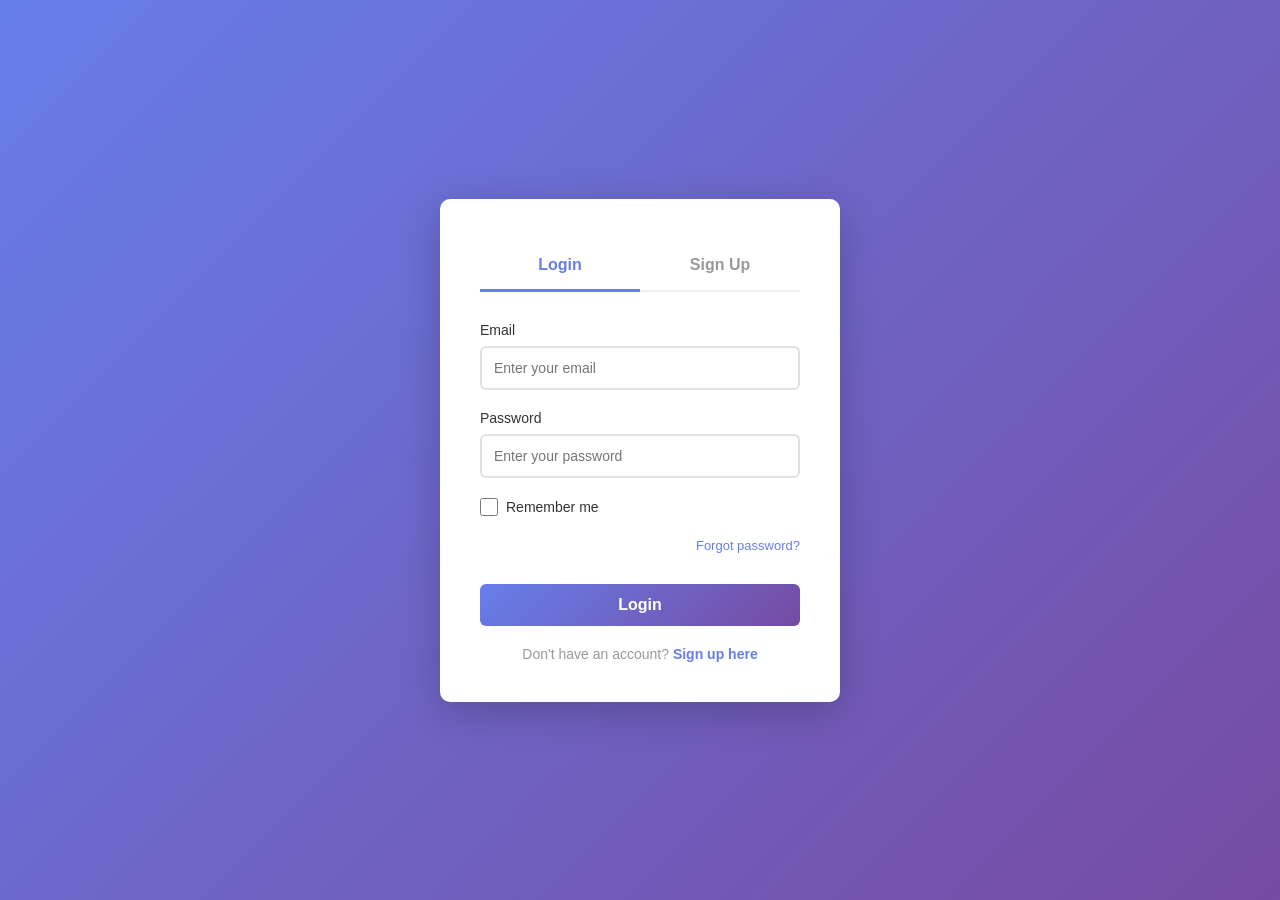
<file: index.html>
<!DOCTYPE html>
<html lang="en">
<head>
    <meta charset="UTF-8">
    <meta name="viewport" content="width=device-width, initial-scale=1.0">
    <title>Sign In & Login</title>
    <link rel="stylesheet" href="index.css">
</head>
<body>
    <div class="container">
        <div class="form-container">
            <div class="tabs">
                <button class="tab-button active" onclick="switchForm('login')">Login</button>
                <button class="tab-button" onclick="switchForm('signup')">Sign Up</button>
            </div>

            <!-- Login Form -->
            <form class="form-section active" id="login-form" onsubmit="handleLogin(event)">
                <div class="success-message" id="login-success">Login successful!</div>
                <div class="form-group">
                    <label for="login-email">Email</label>
                    <input type="email" id="login-email" name="email" placeholder="Enter your email" required>
                    <div class="error-message"></div>
                </div>

                <div class="form-group">
                    <label for="login-password">Password</label>
                    <input type="password" id="login-password" name="password" placeholder="Enter your password" required>
                    <div class="error-message"></div>
                </div>

                <div class="form-group remember-me">
                    <input type="checkbox" id="remember-me" name="remember">
                    <label for="remember-me">Remember me</label>
                </div>

                <div class="forgot-password">
                    <a href="#" onclick="alert('Password reset functionality coming soon!'); return false;">Forgot password?</a>
                </div>

                <button type="submit" class="submit-button">Login</button>

                <p class="footer-text">
                    Don't have an account? <a onclick="switchForm('signup')">Sign up here</a>
                </p>
            </form>

            <!-- Sign Up Form -->
            <form class="form-section" id="signup-form" onsubmit="handleSignup(event)">
                <div class="success-message" id="signup-success">Account created successfully!</div>

                <div class="form-group">
                    <label for="signup-name">Full Name</label>
                    <input type="text" id="signup-name" name="name" placeholder="Enter your full name" required>
                    <div class="error-message"></div>
                </div>

                <div class="form-group">
                    <label for="signup-email">Email</label>
                    <input type="email" id="signup-email" name="email" placeholder="Enter your email" required>
                    <div class="error-message"></div>
                </div>

                <div class="form-group">
                    <label for="signup-password">Password</label>
                    <input type="password" id="signup-password" name="password" placeholder="Enter your password (min 8 characters)" required>
                    <div class="error-message"></div>
                </div>

                <div class="form-group">
                    <label for="signup-confirm">Confirm Password</label>
                    <input type="password" id="signup-confirm" name="confirm" placeholder="Confirm your password" required>
                    <div class="error-message"></div>
                </div>

                <button type="submit" class="submit-button">Create Account</button>

                <p class="footer-text">
                    Already have an account? <a onclick="switchForm('login')">Login here</a>
                </p>
            </form>
        </div>
    </div>

    <script>
        function switchForm(formType) {
            const loginForm = document.getElementById('login-form');
            const signupForm = document.getElementById('signup-form');
            const tabButtons = document.querySelectorAll('.tab-button');

            // Hide success messages
            document.getElementById('login-success').classList.remove('show');
            document.getElementById('signup-success').classList.remove('show');

            if (formType === 'login') {
                loginForm.classList.add('active');
                signupForm.classList.remove('active');
                tabButtons[0].classList.add('active');
                tabButtons[1].classList.remove('active');
            } else {
                signupForm.classList.add('active');
                loginForm.classList.remove('active');
                tabButtons[1].classList.add('active');
                tabButtons[0].classList.remove('active');
            }

            // Clear form fields and error messages
            clearFormErrors(formType);
        }

        function clearFormErrors(formType) {
            const form = formType === 'login' ? 
                document.getElementById('login-form') : 
                document.getElementById('signup-form');
            
            form.querySelectorAll('input').forEach(input => {
                input.value = '';
                input.classList.remove('error');
            });

            form.querySelectorAll('.error-message').forEach(msg => {
                msg.classList.remove('show');
            });
        }

        function validateEmail(email) {
            const regex = /^[^\s@]+@[^\s@]+\.[^\s@]+$/;
            return regex.test(email);
        }

        function handleLogin(event) {
            event.preventDefault();

            const form = document.getElementById('login-form');
            const email = document.getElementById('login-email');
            const password = document.getElementById('login-password');
            let isValid = true;

            // Clear previous errors
            form.querySelectorAll('.error-message').forEach(msg => {
                msg.classList.remove('show');
            });

            // Validate email
            if (!validateEmail(email.value)) {
                showError(email, 'Please enter a valid email');
                isValid = false;
            }

            // Validate password
            if (password.value.length < 6) {
                showError(password, 'Password must be at least 6 characters');
                isValid = false;
            }

            if (isValid) {
                // Simulate successful login
                document.getElementById('login-success').classList.add('show');
                setTimeout(() => {
                    alert('Login successful! Welcome back.');
                    clearFormErrors('login');
                }, 1000);
            }
        }

        function handleSignup(event) {
            event.preventDefault();

            const form = document.getElementById('signup-form');
            const name = document.getElementById('signup-name');
            const email = document.getElementById('signup-email');
            const password = document.getElementById('signup-password');
            const confirm = document.getElementById('signup-confirm');
            let isValid = true;

            // Clear previous errors
            form.querySelectorAll('.error-message').forEach(msg => {
                msg.classList.remove('show');
            });

            // Validate name
            if (name.value.trim().length < 2) {
                showError(name, 'Name must be at least 2 characters');
                isValid = false;
            }

            // Validate email
            if (!validateEmail(email.value)) {
                showError(email, 'Please enter a valid email');
                isValid = false;
            }

            // Validate password
            if (password.value.length < 8) {
                showError(password, 'Password must be at least 8 characters');
                isValid = false;
            }

            // Validate password match
            if (password.value !== confirm.value) {
                showError(confirm, 'Passwords do not match');
                isValid = false;
            }

            if (isValid) {
                // Simulate successful signup
                document.getElementById('signup-success').classList.add('show');
                setTimeout(() => {
                    alert('Account created successfully! Please log in.');
                    switchForm('login');
                }, 1000);
            }
        }

        function showError(input, message) {
            input.classList.add('error');
            const errorMsg = input.nextElementSibling;
            if (errorMsg && errorMsg.classList.contains('error-message')) {
                errorMsg.textContent = message;
                errorMsg.classList.add('show');
            }
        }
    </script>
</body>
</html>
</file>
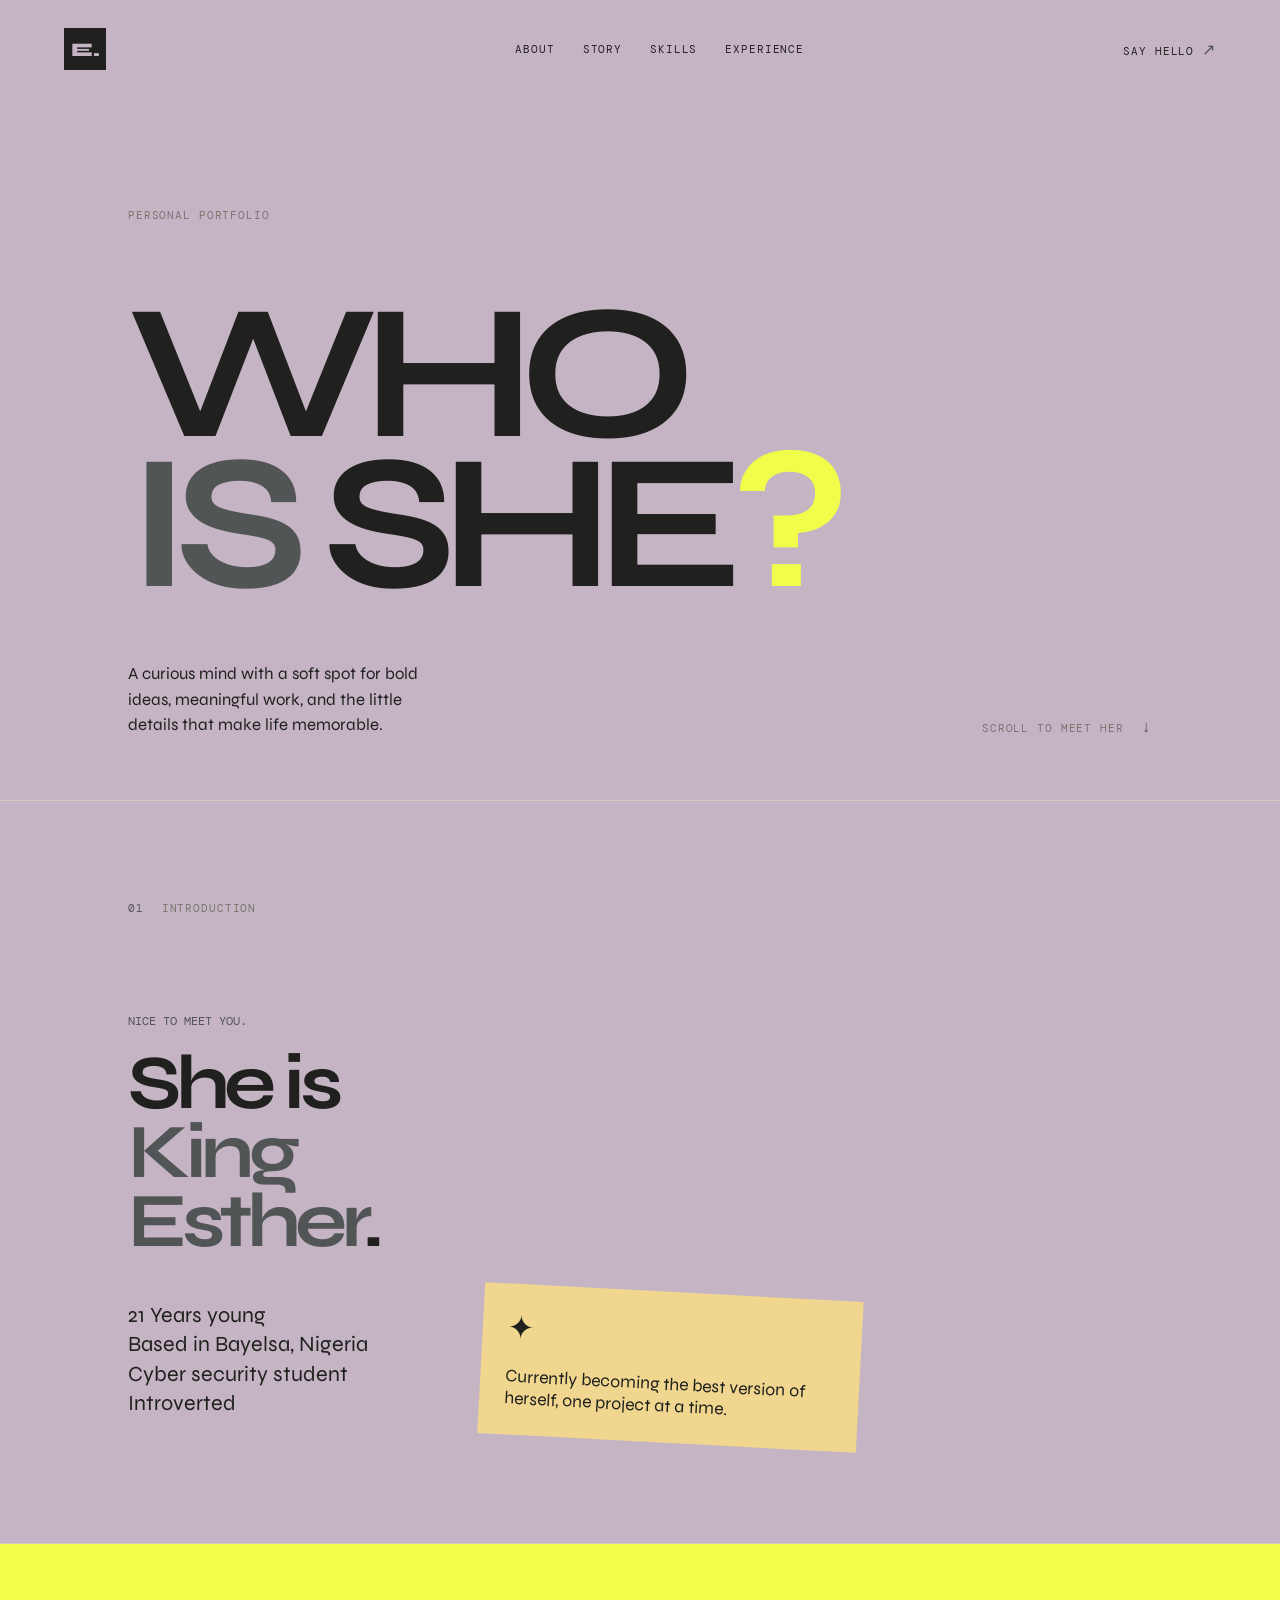
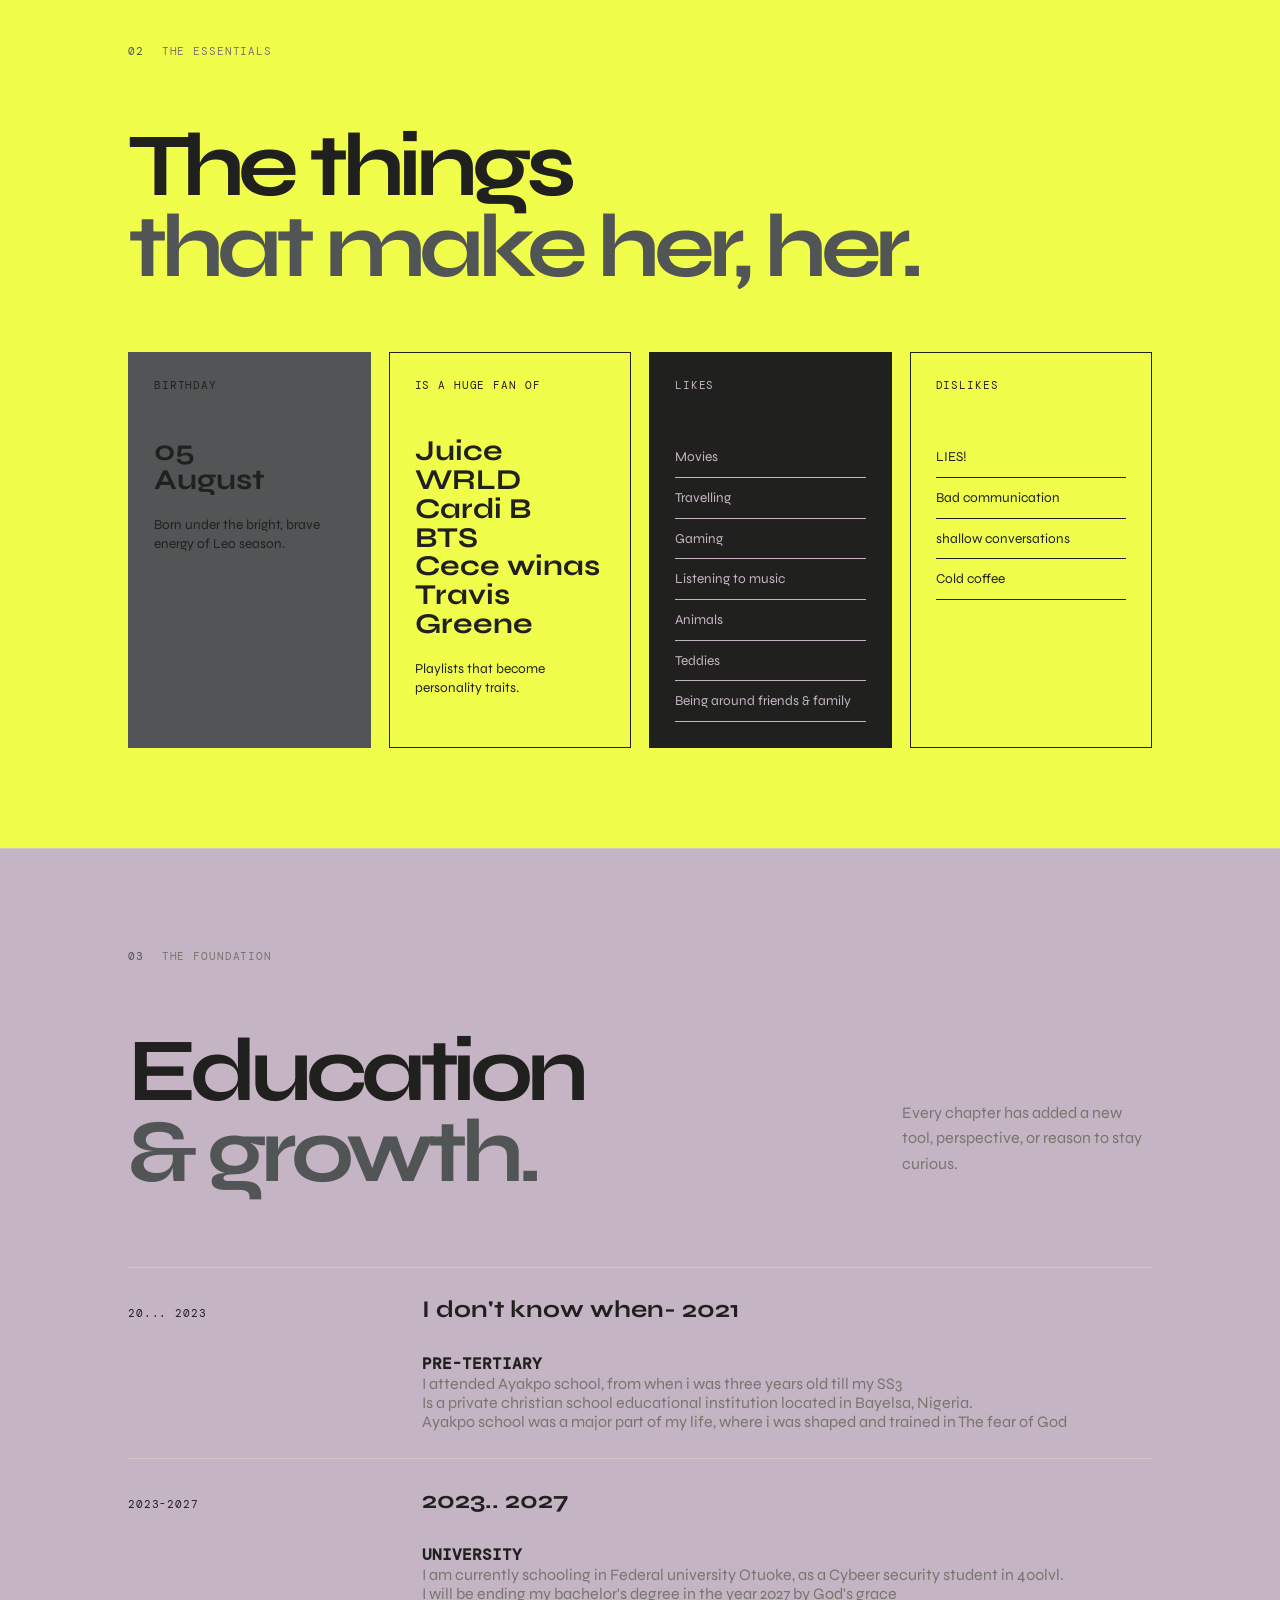
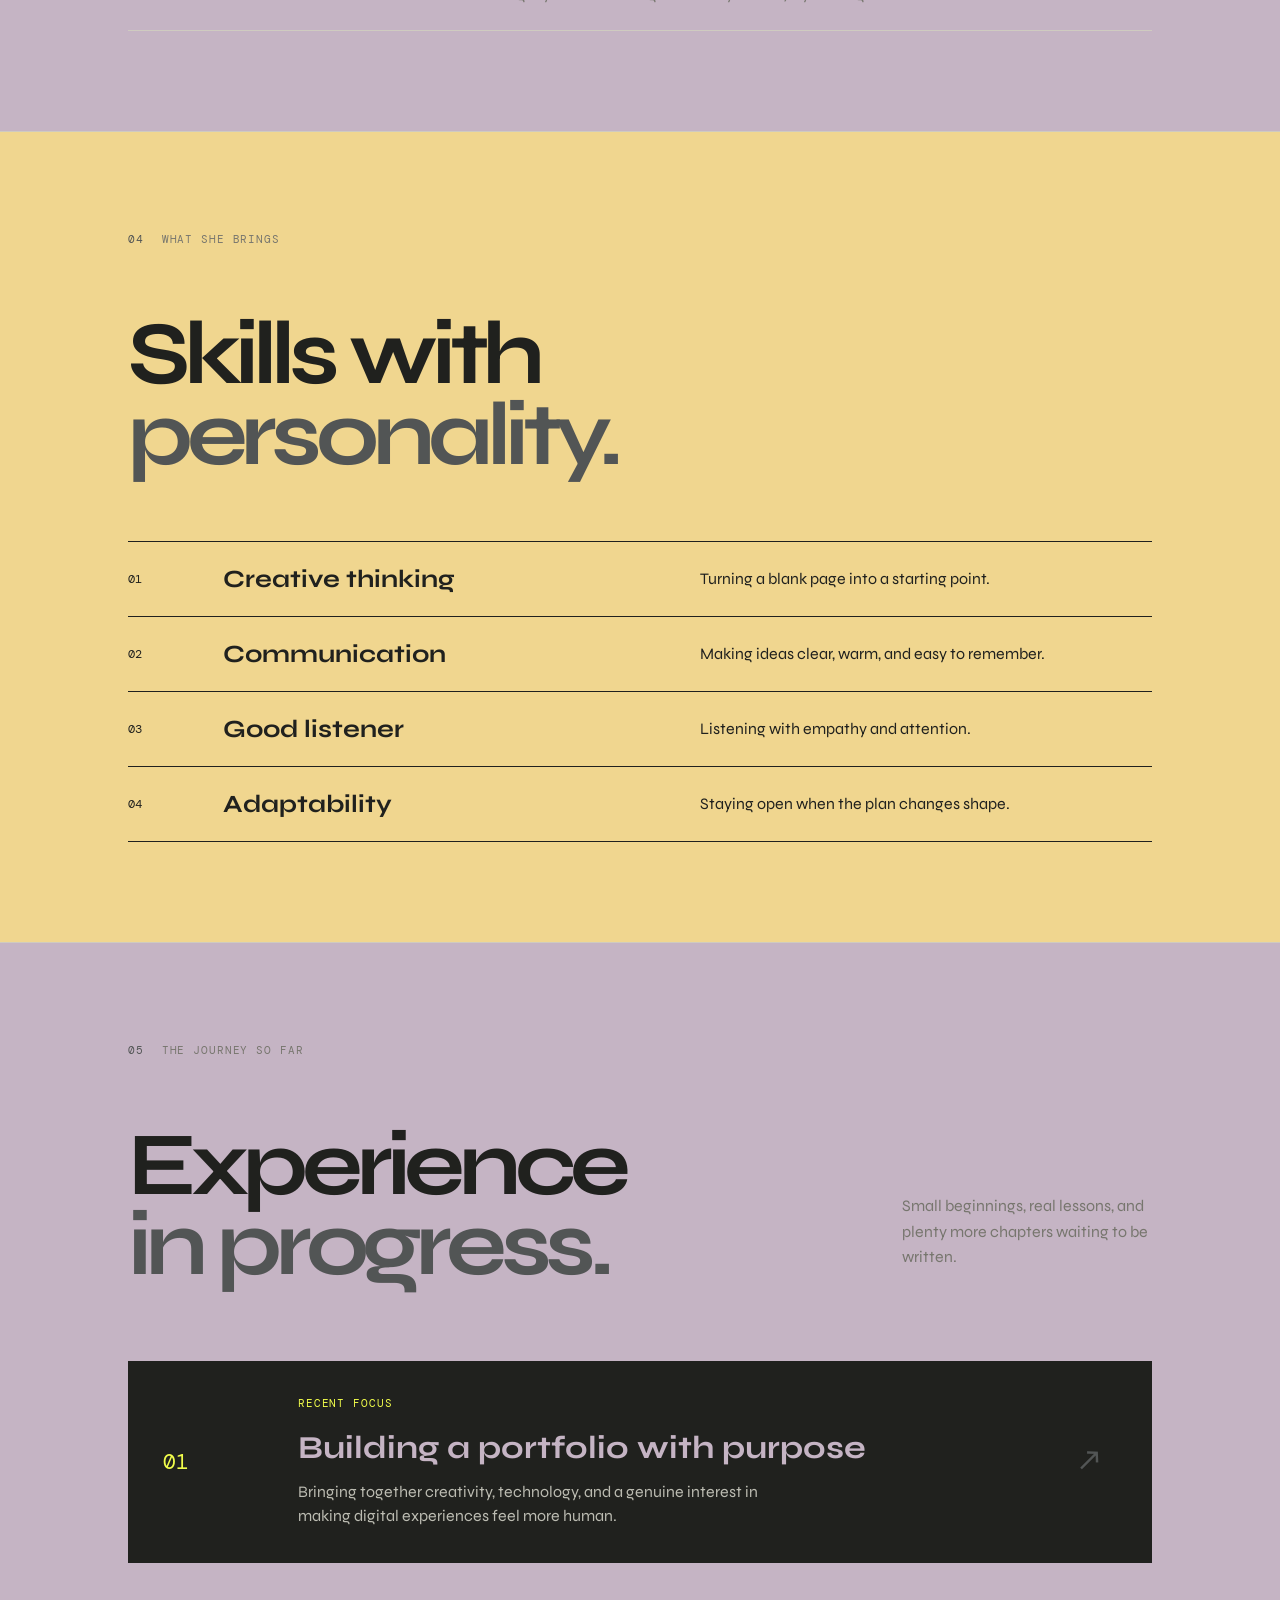
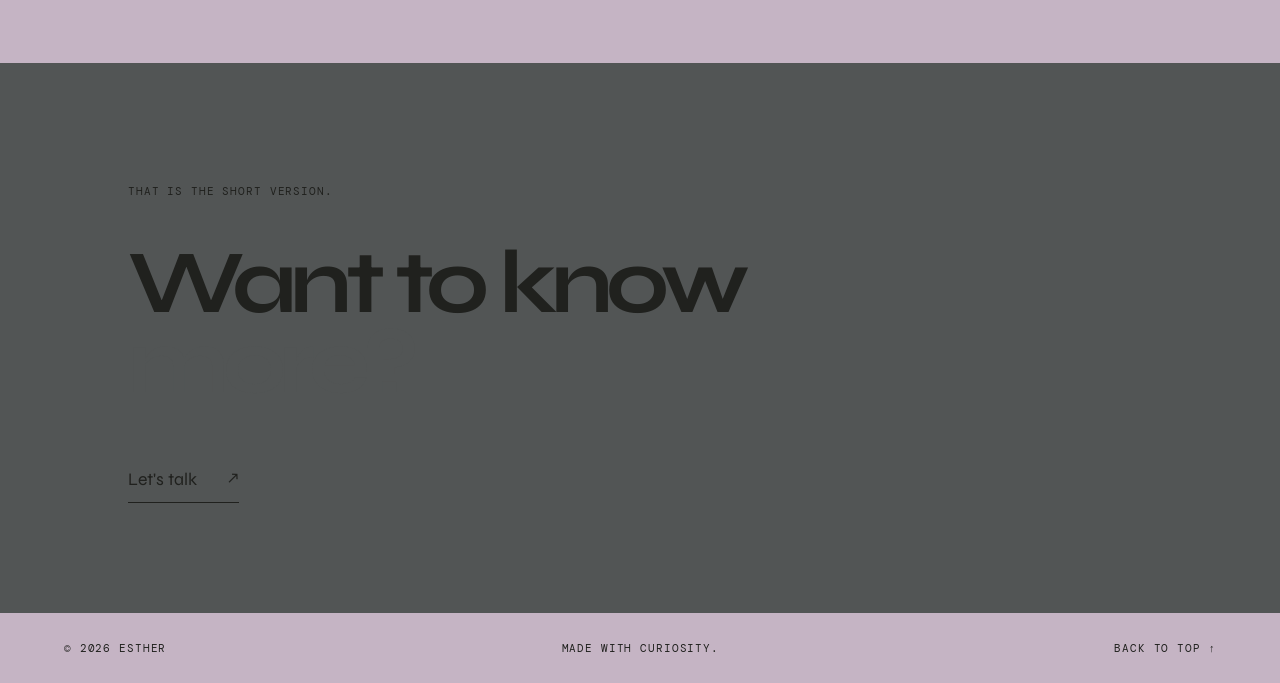
<file: portfoilo/index.html>
<!DOCTYPE html>
<html lang="en">
<head>
	<meta charset="UTF-8">
	<meta name="viewport" content="width=device-width, initial-scale=1.0">
	<meta name="description" content="A personal portfolio introducing Esther, her interests, education, skills, and experience.">
	<title>WHO IS SHE? | Esther's Portfolio</title>
	<link rel="preconnect" href="https://fonts.googleapis.com">
	<link rel="preconnect" href="https://fonts.gstatic.com" crossorigin>
	<link href="https://fonts.googleapis.com/css2?family=DM+Mono:wght@400;500&family=Syne:wght@400;600;700;800&display=swap" rel="stylesheet">
	<link rel="stylesheet" href="index.css">
</head>
<body>
	<header class="site-header">
		<a class="logo" href="#top" aria-label="Back to the top">E.</a>
		<nav aria-label="Main navigation">
			<a href="#about">About</a>
			<a href="#story">Story</a>
			<a href="#skills">Skills</a>
			<a href="#experience">Experience</a>
		</nav>
		<a class="header-link" href="mailto:hello@example.com">Say hello <span aria-hidden="true">↗</span></a>
	</header>

	<main id="top">
		<section class="hero" aria-labelledby="page-title">
			<p class="eyebrow">Personal portfolio</p>
			<h1 id="page-title">WHO<br><em>IS</em> SHE<span class="question-mark">?</span></h1>
			<div class="hero-bottom">
				<p class="hero-intro">A curious mind with a soft spot for bold ideas, meaningful work, and the little details that make life memorable.</p>
				<a class="scroll-cue" href="#about">Scroll to meet her <span aria-hidden="true">↓</span></a>
			</div>
		</section>

		<section class="about section-shell" id="about" aria-labelledby="about-title">
			<div class="section-label"><span>01</span> Introduction</div>
			<div class="about-content">
				<p class="kicker">Nice to meet you.</p>
				<h2 id="about-title">She is <span>King Esther</span>.</h2>
				<p class="large-copy">21 Years young<br>Based in Bayelsa, Nigeria<br>Cyber security student<br> Introverted</p>
			</div>
			<aside class="profile-note">
				<span class="note-mark">✦</span>
				<p>Currently becoming the best version of herself, one project at a time.</p>
			</aside>
		</section>

		<section class="facts section-shell" id="story" aria-labelledby="facts-title">
			<div class="section-label"><span>02</span> The essentials</div>
			<h2 id="facts-title">The things<br><em>that make her, her.</em></h2>
			<div class="fact-grid">
				<article class="fact-card fact-card--accent">
					<p class="card-label">Birthday</p>
					<h3>05<br>August</h3>
					<p>Born under the bright, brave energy of Leo season.</p>
				</article>
				<article class="fact-card">
					<p class="card-label">Is a huge fan of</p>
					<h3>Juice WRLD<br>Cardi B<br>BTS<br>Cece winas<br> Travis Greene</h3>
					<p>Playlists that become personality traits.</p>
				</article>
				<article class="fact-card fact-card--dark">
					<p class="card-label">Likes</p>
					<ul>
						<li>Movies</li>
						<li>Travelling</li>
						<li>Gaming</li>
						<li>Listening to music</li>
                        <li>Animals</li>
                        <li>Teddies</li>
                        <li>Being around friends & family</li>
					</ul>
				</article>
				<article class="fact-card fact-card--outline">
					<p class="card-label">Dislikes</p>
					<ul>
						<li>LIES!</li>
						<li>Bad communication</li>
						<li>shallow conversations</li>
						<li>Cold coffee</li>
					</ul>
				</article>
			</div>
		</section>

		<section class="education section-shell" aria-labelledby="education-title">
			<div class="section-label"><span>03</span> The foundation</div>
			<div class="split-heading">
				<h2 id="education-title">Education<br><em>&amp; growth.</em></h2>
				<p>Every chapter has added a new tool, perspective, or reason to stay curious.</p>
			</div>
			<div class="timeline">
				<article class="timeline-item">
					<p class="timeline-year">20... 2023 </p>
					<div><h3>I don't know when- 2021</h3><p><br><span class="education-level">Pre-tertiary</span><br>I attended Ayakpo school, from when i was three years old till my SS3 <br>Is a private christian school educational institution located in Bayelsa, Nigeria.<br>Ayakpo school was a major part of my life, where i was shaped and trained in The fear of God</p></div>
				</article>
				<article class="timeline-item">
					<p class="timeline-year">2023-2027 </p>
					<div><h3>2023.. 2027</h3><p><br><span class="education-level">University</span><br>I am currently schooling in Federal university Otuoke, as a Cybeer security student in 400lvl.<br>I will be ending my bachelor's degree in the year 2027 by God's grace </p></div>
			</article>
			</div>
		</section>

		<section class="skills section-shell" id="skills" aria-labelledby="skills-title">
			<div class="section-label"><span>04</span> What she brings</div>
			<h2 id="skills-title">Skills with<br><em>personality.</em></h2>
			<div class="skill-list">
				<div class="skill-row"><span>01</span><h3>Creative thinking</h3><p>Turning a blank page into a starting point.</p></div>
				<div class="skill-row"><span>02</span><h3>Communication</h3><p>Making ideas clear, warm, and easy to remember.</p></div>
				<div class="skill-row"><span>03</span><h3>Good listener</h3><p>Listening with empathy and attention.</p></div>
				<div class="skill-row"><span>04</span><h3>Adaptability</h3><p>Staying open when the plan changes shape.</p></div>
			</div>
		</section>

		<section class="experience section-shell" id="experience" aria-labelledby="experience-title">
			<div class="section-label"><span>05</span> The journey so far</div>
			<div class="experience-heading">
				<h2 id="experience-title">Experience<br><em>in progress.</em></h2>
				<p>Small beginnings, real lessons, and plenty more chapters waiting to be written.</p>
			</div>
			<div class="experience-card">
				<div class="experience-number">01</div>
				<div><p class="card-label">Recent focus</p><h3>Building a portfolio with purpose</h3><p>Bringing together creativity, technology, and a genuine interest in making digital experiences feel more human.</p></div>
				<span class="experience-arrow" aria-hidden="true">↗</span>
			</div>
		</section>

		<section class="contact" aria-labelledby="contact-title">
			<p class="eyebrow">That is the short version.</p>
			<h2 id="contact-title">Want to know<br><em>more?</em></h2>
			<a class="contact-link" href="mailto:hello@example.com">Let's talk <span aria-hidden="true">↗</span></a>
		</section>
	</main>

	<footer class="site-footer">
		<p>© 2026 Esther</p>
		<p>Made with curiosity.</p>
		<a href="#top">Back to top ↑</a>
	</footer>
</body>
</html>
</file>
<file: index.css>
* {
    margin: 0;
    padding: 0;
    box-sizing: border-box;
}

body {
    font-family: 'Segoe UI', Tahoma, Geneva, Verdana, sans-serif;
    background: linear-gradient(135deg, #667eea 0%, #764ba2 100%);
    min-height: 100vh;
    display: flex;
    justify-content: center;
    align-items: center;
    padding: 20px;
}

.container {
    width: 100%;
    max-width: 400px;
    background: white;
    border-radius: 10px;
    box-shadow: 0 10px 40px rgba(0, 0, 0, 0.2);
    overflow: hidden;
}

.form-container {
    padding: 40px;
    min-height: 500px;
    display: flex;
    flex-direction: column;
    justify-content: center;
}

.tabs {
    display: flex;
    margin-bottom: 30px;
    border-bottom: 2px solid #f0f0f0;
}

.tab-button {
    flex: 1;
    padding: 15px;
    background: none;
    border: none;
    font-size: 16px;
    font-weight: 600;
    color: #999;
    cursor: pointer;
    transition: all 0.3s ease;
    border-bottom: 3px solid transparent;
    position: relative;
    bottom: -2px;
}

.tab-button.active {
    color: #667eea;
    border-bottom-color: #667eea;
}

.form-group {
    margin-bottom: 20px;
}

label {
    display: block;
    margin-bottom: 8px;
    color: #333;
    font-weight: 500;
    font-size: 14px;
}

input {
    width: 100%;
    padding: 12px;
    border: 2px solid #e0e0e0;
    border-radius: 6px;
    font-size: 14px;
    transition: all 0.3s ease;
    font-family: inherit;
}

input:focus {
    outline: none;
    border-color: #667eea;
    box-shadow: 0 0 0 3px rgba(102, 126, 234, 0.1);
}

input.error {
    border-color: #ff6b6b;
}

.error-message {
    color: #ff6b6b;
    font-size: 12px;
    margin-top: 5px;
    display: none;
}

.error-message.show {
    display: block;
}

.form-group.remember-me {
    display: flex;
    align-items: center;
    margin: 20px 0;
}

input[type="checkbox"] {
    width: 18px;
    height: 18px;
    margin-right: 8px;
    cursor: pointer;
}

.remember-me label {
    margin: 0;
    font-weight: 400;
}

.forgot-password {
    text-align: right;
    margin-bottom: 20px;
}

.forgot-password a {
    color: #667eea;
    text-decoration: none;
    font-size: 13px;
    transition: color 0.3s ease;
}

.forgot-password a:hover {
    color: #764ba2;
}

.form-section {
    display: none;
}

.form-section.active {
    display: block;
}

.submit-button {
    width: 100%;
    padding: 12px;
    background: linear-gradient(135deg, #667eea 0%, #764ba2 100%);
    color: white;
    border: none;
    border-radius: 6px;
    font-size: 16px;
    font-weight: 600;
    cursor: pointer;
    transition: all 0.3s ease;
    margin-top: 10px;
}

.submit-button:hover {
    transform: translateY(-2px);
    box-shadow: 0 5px 20px rgba(102, 126, 234, 0.4);
}

.submit-button:active {
    transform: translateY(0);
}

.footer-text {
    text-align: center;
    margin-top: 20px;
    color: #999;
    font-size: 14px;
}

.footer-text a {
    color: #667eea;
    text-decoration: none;
    font-weight: 600;
    cursor: pointer;
    transition: color 0.3s ease;
}

.footer-text a:hover {
    color: #764ba2;
}

.success-message {
    display: none;
    background: #d4edda;
    color: #155724;
    padding: 12px;
    border-radius: 6px;
    margin-bottom: 20px;
    text-align: center;
    font-size: 14px;
}

.success-message.show {
    display: block;
}

@media (max-width: 480px) {
    .form-container {
        padding: 30px 20px;
    }

    .tabs {
        margin-bottom: 20px;
    }

    .tab-button {
        font-size: 14px;
        padding: 12px;
    }
}
</file>
<file: portfoilo/index.css>
@import url('https://fonts.googleapis.com/css2?family=DM+Mono:wght@400;500&family=Syne:wght@400;600;700;800&display=swap');

:root {
	--ink: #20211e;
	--paper: #c5b4c4;
	--muted: #77766e;
	--line: #cfcbc0;
	--coral: #525555;
	--yellow: #f1fd4b;
	--blue: #f0d68f;
	--mono: 'DM Mono', monospace;
	--display: 'Syne', sans-serif;
}

* { box-sizing: border-box; }
html { scroll-behavior: smooth; }
body { margin: 0; background: var(--paper); color: var(--ink); font-family: var(--display); }
a { color: inherit; text-decoration: none; }
.site-header { align-items: center; display: flex; justify-content: space-between; padding: 28px 5vw; }
.logo { background: var(--ink); color: var(--paper); display: grid; font-size: 1.2rem; font-weight: 800; height: 42px; place-items: center; width: 42px; }
nav { display: flex; gap: 28px; margin-left: 90px; }
nav a, .header-link, .scroll-cue, .site-footer, .eyebrow, .section-label, .card-label, .timeline-year { font-family: var(--mono); font-size: .68rem; letter-spacing: .08em; text-transform: uppercase; }
nav a:hover, .header-link:hover, .site-footer a:hover { color: var(--coral); }
.header-link span, .contact-link span { color: var(--coral); font-size: 1rem; }
.hero { display: flex; flex-direction: column; min-height: 78vh; padding: 11vh 10vw 7vh; position: relative; }
.eyebrow, .section-label { color: var(--muted); }
.hero h1 { font-size: clamp(5rem, 15vw, 13.5rem); letter-spacing: -.08em; line-height: .78; margin: auto 0 7vh; max-width: 900px; }
h1 em, h2 em { color: var(--coral); font-style: normal; }
.question-mark { color: var(--yellow); }
.hero-bottom { align-items: end; display: flex; justify-content: space-between; }
.hero-intro { font-size: 1.05rem; line-height: 1.5; margin: 0; max-width: 310px; }
.scroll-cue { color: var(--muted); }
.scroll-cue span { color: var(--coral); font-size: 1rem; margin-left: 10px; }
.section-shell { border-top: 1px solid var(--line); padding: 100px 10vw; }
.section-label { display: flex; gap: 18px; margin-bottom: 68px; }
.section-label span { color: var(--coral); }
h2 { font-size: clamp(3rem, 7vw, 7rem); letter-spacing: -.07em; line-height: .9; margin: 0; }
.about { display: grid; gap: 30px 8vw; grid-template-columns: 1fr 2fr 1fr; }
.about .section-label { grid-column: 1 / -1; }
.about-content { max-width: 680px; }
.kicker { color: var(--coral); font-family: var(--mono); font-size: .75rem; margin: 0 0 20px; text-transform: uppercase; }
.about-content h2 { font-size: clamp(3rem, 6vw, 6rem); }
.about-content h2 span { color: var(--coral); }
.large-copy { font-size: 1.35rem; line-height: 1.35; margin: 45px 0 25px; }
.about-content > p:not(.kicker):not(.large-copy) { color: var(--muted); line-height: 1.7; max-width: 480px; }
.profile-note { align-self: end; background: var(--blue); padding: 25px; transform: rotate(3deg); }
.note-mark { font-size: 2rem; }
.profile-note p { font-size: 1.1rem; line-height: 1.25; margin: 18px 0 0; }
.facts { background: var(--yellow); }
.facts h2 { margin-bottom: 65px; }
.fact-grid { display: grid; gap: 18px; grid-template-columns: repeat(4, 1fr); }
.fact-card { border: 1px solid var(--ink); min-height: 270px; padding: 25px; }
.fact-card--accent { background: var(--coral); border-color: var(--coral); }
.fact-card--dark { background: var(--ink); color: var(--paper); }
.fact-card--outline { background: transparent; }
.card-label { margin: 0 0 45px; }
.fact-card h3 { font-size: 1.8rem; line-height: 1; margin: 0 0 20px; }
.fact-card p:last-child, .fact-card li { font-size: .85rem; line-height: 1.45; }
.fact-card ul { list-style: none; margin: 0; padding: 0; }
.fact-card li { border-bottom: 1px solid currentColor; padding: 10px 0; }
.split-heading, .experience-heading { align-items: end; display: flex; justify-content: space-between; margin-bottom: 75px; }
.split-heading > p, .experience-heading > p { color: var(--muted); line-height: 1.6; max-width: 250px; }
.timeline-item { border-top: 1px solid var(--line); display: grid; gap: 50px; grid-template-columns: 1fr 3fr; padding: 27px 0; }
.timeline-item:last-child { border-bottom: 1px solid var(--line); }
.timeline-item h3 { font-size: 1.5rem; margin: 0 0 10px; }
.timeline-item p:not(.timeline-year) { color: var(--muted); margin: 0; }
.education-level { color: var(--ink); font-family: var(--mono); font-weight: 700; text-transform: uppercase; }
.skills { background: var(--blue); }
.skills h2 { margin-bottom: 65px; }
.skill-row { align-items: center; border-top: 1px solid var(--ink); display: grid; gap: 25px; grid-template-columns: 70px 1fr 1fr; padding: 22px 0; }
.skill-row:last-child { border-bottom: 1px solid var(--ink); }
.skill-row span { font-family: var(--mono); font-size: .75rem; }
.skill-row h3 { font-size: 1.55rem; margin: 0; }
.skill-row p { margin: 0; }
.experience-card { align-items: center; background: var(--ink); color: var(--paper); display: grid; gap: 35px; grid-template-columns: 100px 1fr 40px; padding: 35px; }
.experience-number { color: var(--yellow); font-family: var(--mono); font-size: 1.3rem; }
.experience-card h3 { font-size: 2rem; margin: 0 0 13px; }
.experience-card .card-label { color: var(--yellow); margin-bottom: 18px; }
.experience-card p:last-child { color: #bcbcb2; line-height: 1.5; margin: 0; max-width: 500px; }
.experience-arrow { color: var(--coral); font-size: 2rem; }
.contact { background: var(--coral); padding: 110px 10vw; }
.contact .eyebrow { color: var(--ink); }
.contact h2 { margin: 45px 0 65px; }
.contact-link { border-bottom: 1px solid var(--ink); display: inline-flex; font-size: 1.1rem; gap: 30px; padding-bottom: 12px; }
.contact-link span { color: var(--ink); }
.site-footer { display: flex; justify-content: space-between; padding: 28px 5vw; }
.site-footer p { margin: 0; }
@media (max-width: 760px) {
	.site-header { padding: 20px 6vw; }
	nav { display: none; }
	.hero { min-height: 75vh; padding: 8vh 7vw 6vh; }
	.hero h1 { font-size: clamp(4.3rem, 19vw, 8rem); }
	.hero-bottom, .split-heading, .experience-heading { align-items: start; flex-direction: column; gap: 35px; }
	.section-shell { padding: 75px 7vw; }
	.about { display: block; }
	.about .section-label { margin-bottom: 55px; }
	.profile-note { margin: 45px 15px 0; max-width: 280px; }
	.fact-grid { grid-template-columns: 1fr 1fr; }
	.fact-card { min-height: 245px; padding: 18px; }
	.fact-card h3 { font-size: 1.4rem; }
	.timeline-item { gap: 20px; grid-template-columns: 1fr 2fr; }
	.skill-row { gap: 12px; grid-template-columns: 35px 1fr; }
	.skill-row p { grid-column: 2; }
	.experience-card { gap: 22px; grid-template-columns: 45px 1fr; padding: 25px; }
	.experience-arrow { display: none; }
	.contact { padding: 80px 7vw; }
	.site-footer { align-items: start; flex-direction: column; gap: 12px; padding: 25px 7vw; }
}
</file>
